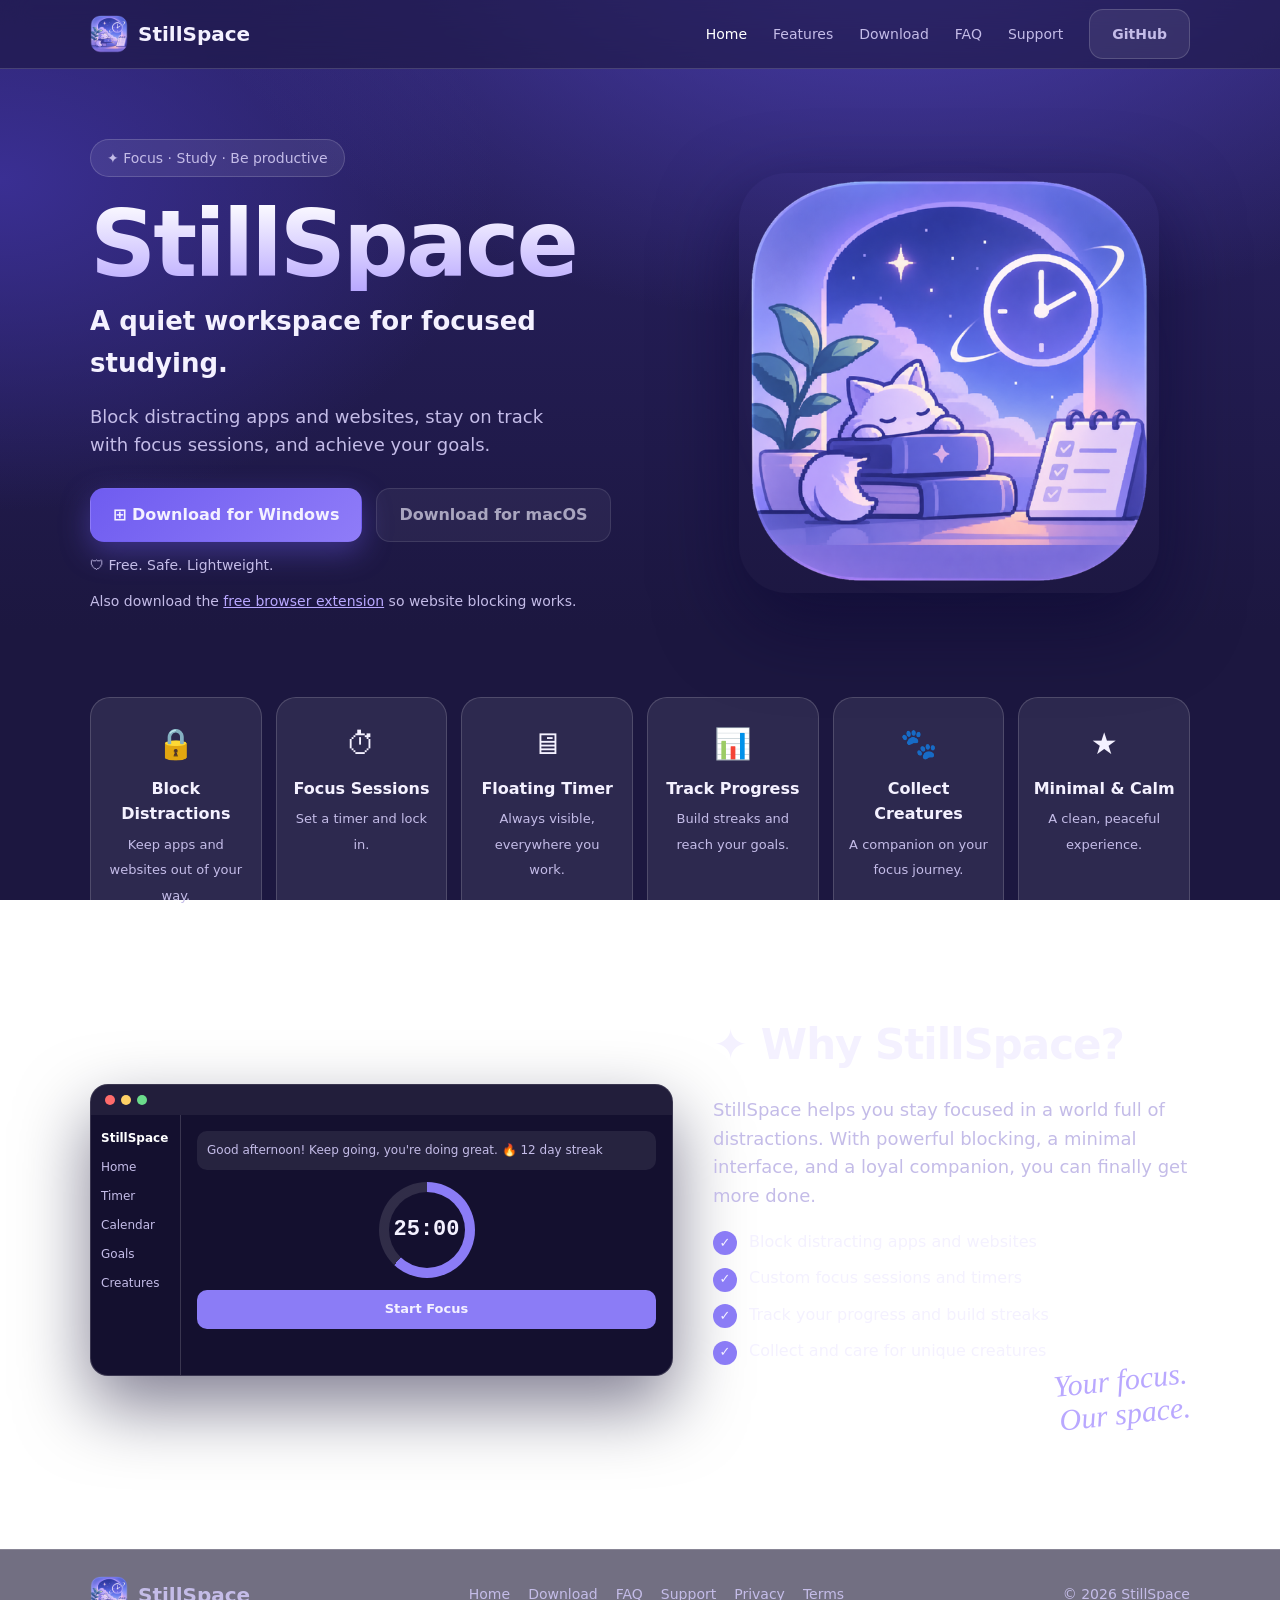
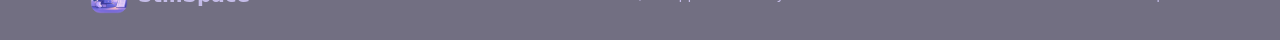
<file: index.html>
<!doctype html><html lang="en"><head><meta charset="utf-8"><meta name="viewport" content="width=device-width,initial-scale=1"><title>StillSpace – A quiet workspace for focused studying</title><meta name="description" content="StillSpace is a quiet workspace for focused studying. Block distractions, run focus sessions and collect creatures."><meta name="theme-color" content="#1c1740"><meta property="og:title" content="StillSpace"><meta property="og:description" content="A quiet workspace for focused studying."><meta property="og:image" content="assets/hero.png"><link rel="icon" href="assets/favicon.png"><link rel="stylesheet" href="styles.css"></head><body>
<header><div class="w"><a class="brand" href="index.html"><img src="assets/logo.png" alt="">StillSpace</a><nav><a href="index.html" class=on>Home</a><a href="index.html#features">Features</a><a href="download.html">Download</a><a href="faq.html">FAQ</a><a href="support.html">Support</a><a class="btn" id="gh" href="#" hidden>GitHub</a></nav></div></header><main class="w"><section class="hero"><div><span class="tag">✦ Focus · Study · Be productive</span><h1>StillSpace</h1><p class="lead">A quiet workspace for focused studying.</p><p class="sub">Block distracting apps and websites, stay on track with focus sessions, and achieve your goals.</p><div class="cta"><a class="btn p" data-dl="windows">⊞ Download for Windows</a><a class="btn" data-dl="macos"> Download for macOS</a></div><div class="free">🛡 Free. Safe. Lightweight.</div><p class="free">Also download the <a href="download.html#ext" style="text-decoration:underline;color:#b9a8ff">free browser extension</a> so website blocking works.</p></div><div class="art"><img src="assets/hero.png" alt="A sleepy cat resting on books beside a plant, clock and checklist" width="420" height="420"></div></section>
<section class="feats" id="features"><div class="f"><i>🔒</i><b>Block Distractions</b><span>Keep apps and websites out of your way.</span></div><div class="f"><i>⏱</i><b>Focus Sessions</b><span>Set a timer and lock in.</span></div><div class="f"><i>🖥</i><b>Floating Timer</b><span>Always visible, everywhere you work.</span></div><div class="f"><i>📊</i><b>Track Progress</b><span>Build streaks and reach your goals.</span></div><div class="f"><i>🐾</i><b>Collect Creatures</b><span>A companion on your focus journey.</span></div><div class="f"><i>★</i><b>Minimal &amp; Calm</b><span>A clean, peaceful experience.</span></div></section>
<section class="why"><div class="mock" aria-label="StillSpace app preview"><div class="bar"><i></i><i></i><i></i></div><div class="mb"><aside><b style="color:#fff">StillSpace</b><span>Home</span><span>Timer</span><span>Calendar</span><span>Goals</span><span>Creatures</span></aside><main><div class="mini">Good afternoon! Keep going, you're doing great. 🔥 12 day streak</div><div class="ring"><span>25:00</span></div><div class="pill">Start Focus</div></main></div></div>
<div><h2>✦ Why StillSpace?</h2><p class="sub">StillSpace helps you stay focused in a world full of distractions. With powerful blocking, a minimal interface, and a loyal companion, you can finally get more done.</p><ul class="checks"><li>Block distracting apps and websites</li><li>Custom focus sessions and timers</li><li>Track your progress and build streaks</li><li>Collect and care for unique creatures</li></ul><div class="sig">Your focus.<br>Our space.</div></div></section></main><footer><div class="w"><a class="brand" href="index.html"><img src="assets/logo.png" alt="">StillSpace</a><nav><a href="index.html">Home</a><a href="download.html">Download</a><a href="faq.html">FAQ</a><a href="support.html">Support</a><a href="privacy.html">Privacy</a><a href="terms.html">Terms</a></nav><span>© <span id="y"></span> StillSpace</span></div></footer><script src="config.js"></script><script src="site.js"></script></body></html>
</file>
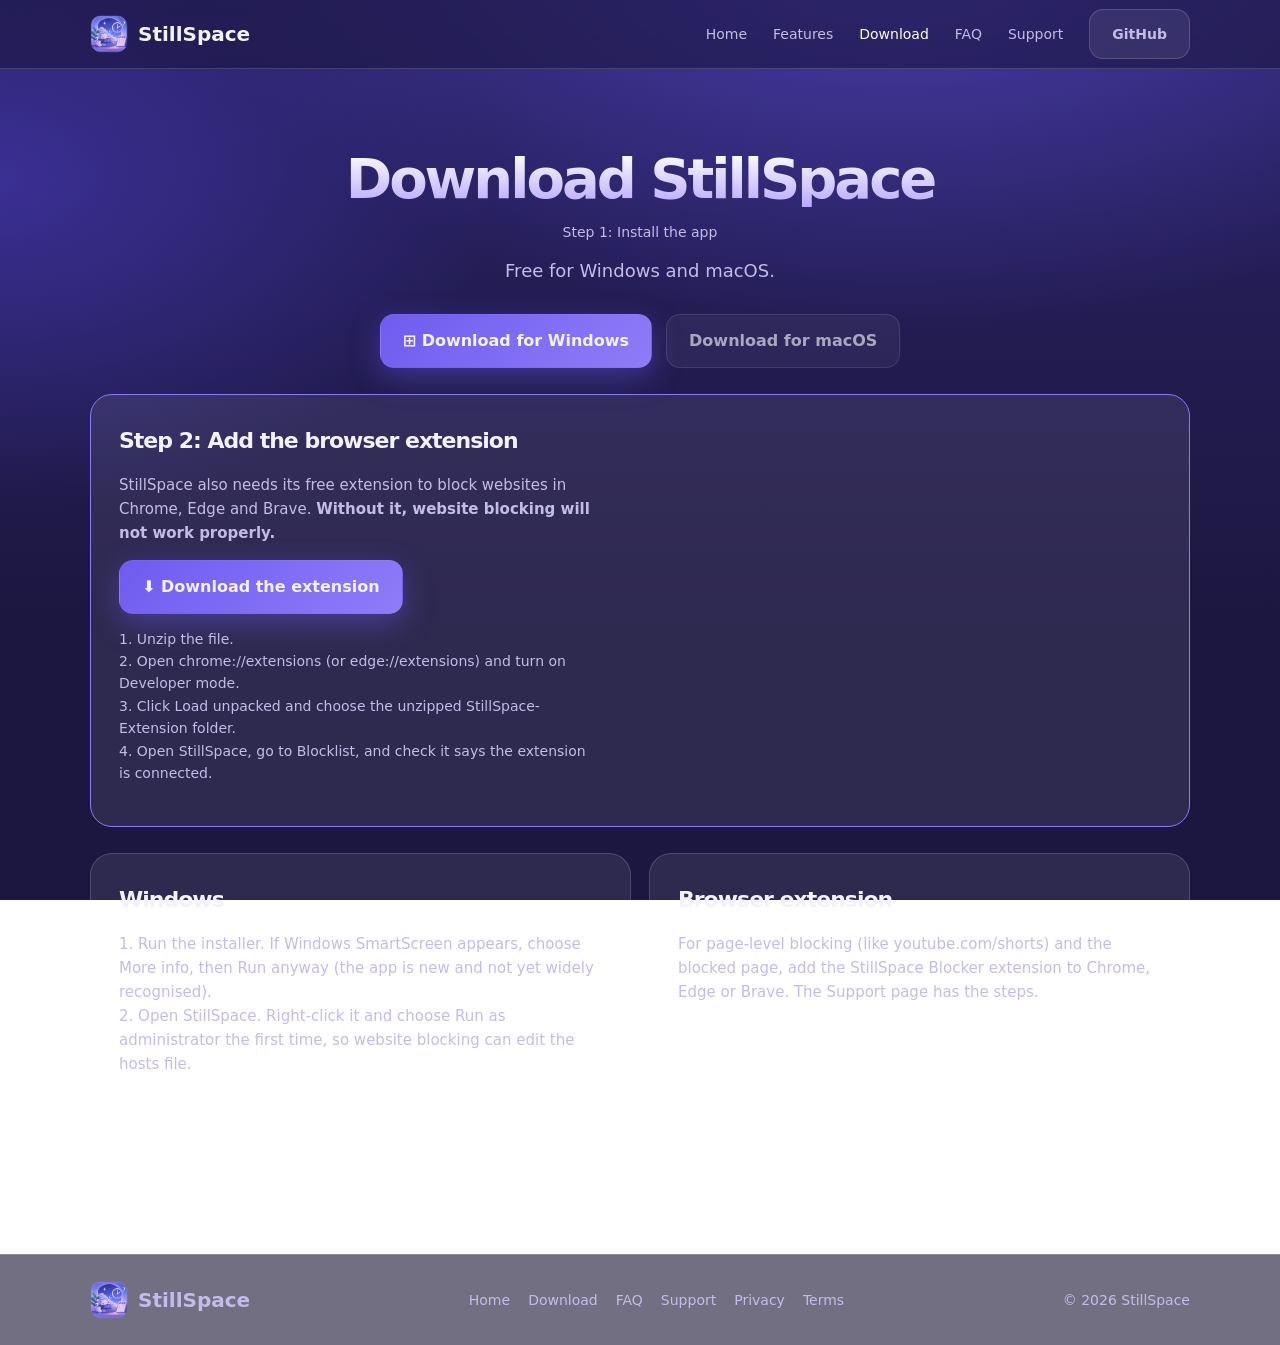
<file: download.html>
<!doctype html><html lang="en"><head><meta charset="utf-8"><meta name="viewport" content="width=device-width,initial-scale=1"><title>Download StillSpace</title><meta name="description" content="StillSpace is a quiet workspace for focused studying. Block distractions, run focus sessions and collect creatures."><meta name="theme-color" content="#1c1740"><meta property="og:title" content="StillSpace"><meta property="og:description" content="A quiet workspace for focused studying."><meta property="og:image" content="assets/hero.png"><link rel="icon" href="assets/favicon.png"><link rel="stylesheet" href="styles.css"></head><body>
<header><div class="w"><a class="brand" href="index.html"><img src="assets/logo.png" alt="">StillSpace</a><nav><a href="index.html">Home</a><a href="index.html#features">Features</a><a href="download.html" class=on>Download</a><a href="faq.html">FAQ</a><a href="support.html">Support</a><a class="btn" id="gh" href="#" hidden>GitHub</a></nav></div></header><main class="w band"><h1 style="font-size:56px">Download StillSpace</h1><p class="free">Step 1: Install the app</p><p class="sub" style="margin:auto">Free for Windows and macOS.</p><div class="cta" style="justify-content:center"><a class="btn p" data-dl="windows">⊞ Download for Windows</a><a class="btn" data-dl="macos"> Download for macOS</a></div><p class="free" id="dnote"></p><div id="ext" class="card" style="margin:26px 0;text-align:left;border-color:#8b7cf6"><h2 style="font-size:22px">Step 2: Add the browser extension</h2><p class="sub" style="font-size:15px">StillSpace also needs its free extension to block websites in Chrome, Edge and Brave. <b>Without it, website blocking will not work properly.</b></p><a class="btn p" href="downloads/StillSpace-Extension.zip" download>⬇ Download the extension</a><p class="sub" style="font-size:14px;margin-top:14px">1. Unzip the file.<br>2. Open chrome://extensions (or edge://extensions) and turn on Developer mode.<br>3. Click Load unpacked and choose the unzipped StillSpace-Extension folder.<br>4. Open StillSpace, go to Blocklist, and check it says the extension is connected.</p></div><div class="grid2" style="text-align:left"><div class="card"><h2 style="font-size:22px">Windows</h2><p class="sub" style="font-size:15px">1. Run the installer. If Windows SmartScreen appears, choose More info, then Run anyway (the app is new and not yet widely recognised).<br>2. Open StillSpace. Right-click it and choose Run as administrator the first time, so website blocking can edit the hosts file.</p></div><div class="card"><h2 style="font-size:22px">Browser extension</h2><p class="sub" style="font-size:15px">For page-level blocking (like youtube.com/shorts) and the blocked page, add the StillSpace Blocker extension to Chrome, Edge or Brave. The Support page has the steps.</p></div></div></main><footer><div class="w"><a class="brand" href="index.html"><img src="assets/logo.png" alt="">StillSpace</a><nav><a href="index.html">Home</a><a href="download.html">Download</a><a href="faq.html">FAQ</a><a href="support.html">Support</a><a href="privacy.html">Privacy</a><a href="terms.html">Terms</a></nav><span>© <span id="y"></span> StillSpace</span></div></footer><script src="config.js"></script><script src="site.js"></script></body></html>
</file>
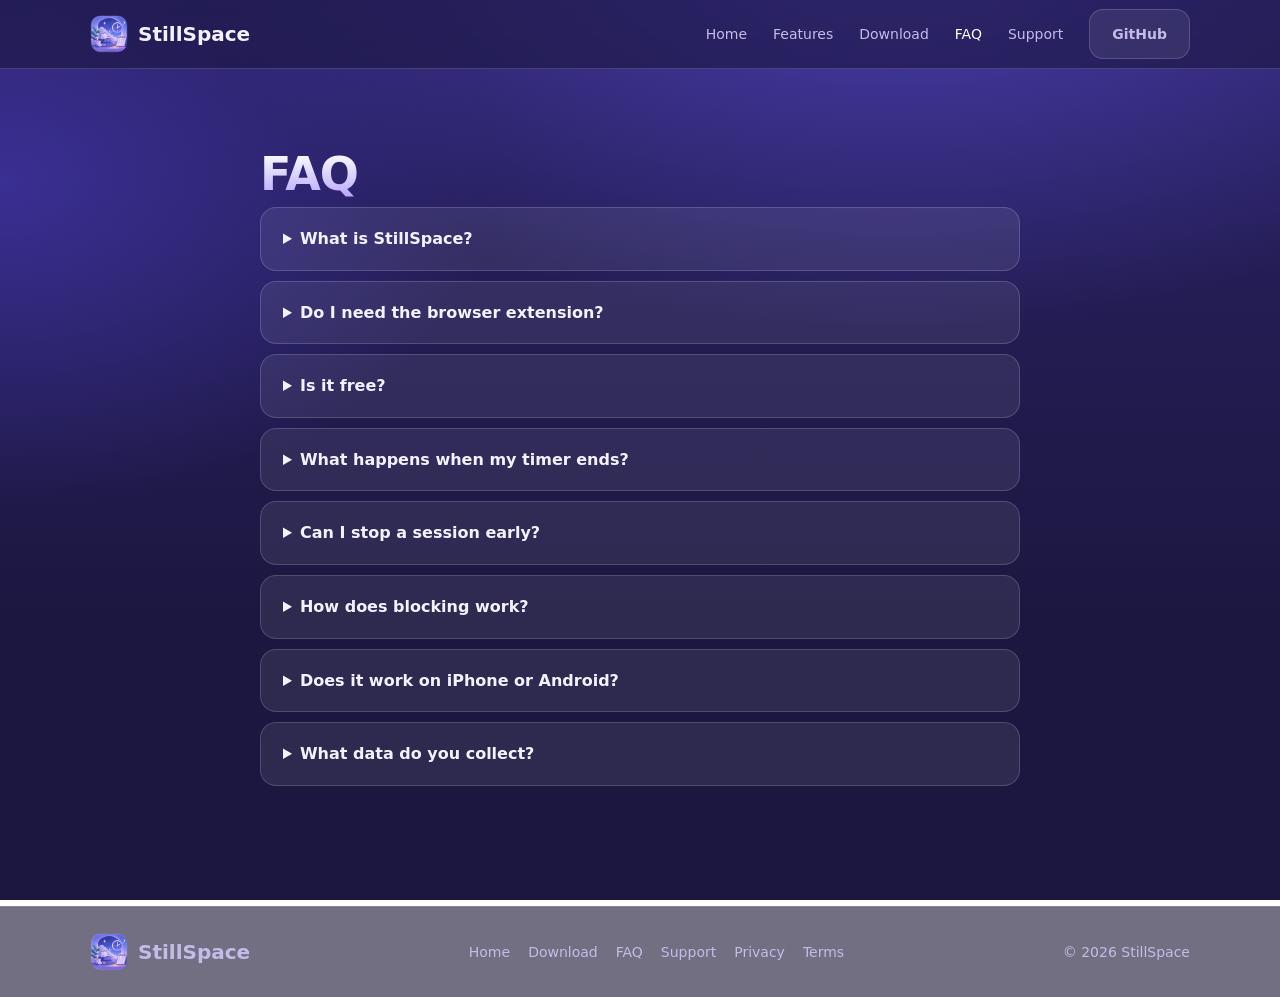
<file: faq.html>
<!doctype html><html lang="en"><head><meta charset="utf-8"><meta name="viewport" content="width=device-width,initial-scale=1"><title>StillSpace FAQ</title><meta name="description" content="StillSpace is a quiet workspace for focused studying. Block distractions, run focus sessions and collect creatures."><meta name="theme-color" content="#1c1740"><meta property="og:title" content="StillSpace"><meta property="og:description" content="A quiet workspace for focused studying."><meta property="og:image" content="assets/hero.png"><link rel="icon" href="assets/favicon.png"><link rel="stylesheet" href="styles.css"></head><body>
<header><div class="w"><a class="brand" href="index.html"><img src="assets/logo.png" alt="">StillSpace</a><nav><a href="index.html">Home</a><a href="index.html#features">Features</a><a href="download.html">Download</a><a href="faq.html" class=on>FAQ</a><a href="support.html">Support</a><a class="btn" id="gh" href="#" hidden>GitHub</a></nav></div></header><main class="w doc"><h1>FAQ</h1><details><summary>What is StillSpace?</summary><p>A desktop study app with focus sessions, website and app blocking, a planner, streaks and collectible creatures.</p></details><details><summary>Do I need the browser extension?</summary><p>Yes, for website blocking. Download it from the Download page and load it in Chrome, Edge or Brave. The app also reminds you and has an Open extension folder button on the Blocklist page.</p></details><details><summary>Is it free?</summary><p>Yes. StillSpace is free to download and use.</p></details><details><summary>What happens when my timer ends?</summary><p>Everything is unblocked automatically. There is no unlock code to remember.</p></details><details><summary>Can I stop a session early?</summary><p>Yes, through the emergency override, which asks you to type a passage by hand so quitting is a conscious choice.</p></details><details><summary>How does blocking work?</summary><p>StillSpace edits your hosts file for websites, closes blocked apps, and uses a browser extension for specific pages. Someone with admin rights can always bypass it, so it works best as a commitment tool.</p></details><details><summary>Does it work on iPhone or Android?</summary><p>Not yet. Windows and macOS only for now.</p></details><details><summary>What data do you collect?</summary><p>None. Your tasks and settings stay on your computer. See the Privacy page.</p></details></main><footer><div class="w"><a class="brand" href="index.html"><img src="assets/logo.png" alt="">StillSpace</a><nav><a href="index.html">Home</a><a href="download.html">Download</a><a href="faq.html">FAQ</a><a href="support.html">Support</a><a href="privacy.html">Privacy</a><a href="terms.html">Terms</a></nav><span>© <span id="y"></span> StillSpace</span></div></footer><script src="config.js"></script><script src="site.js"></script></body></html>
</file>
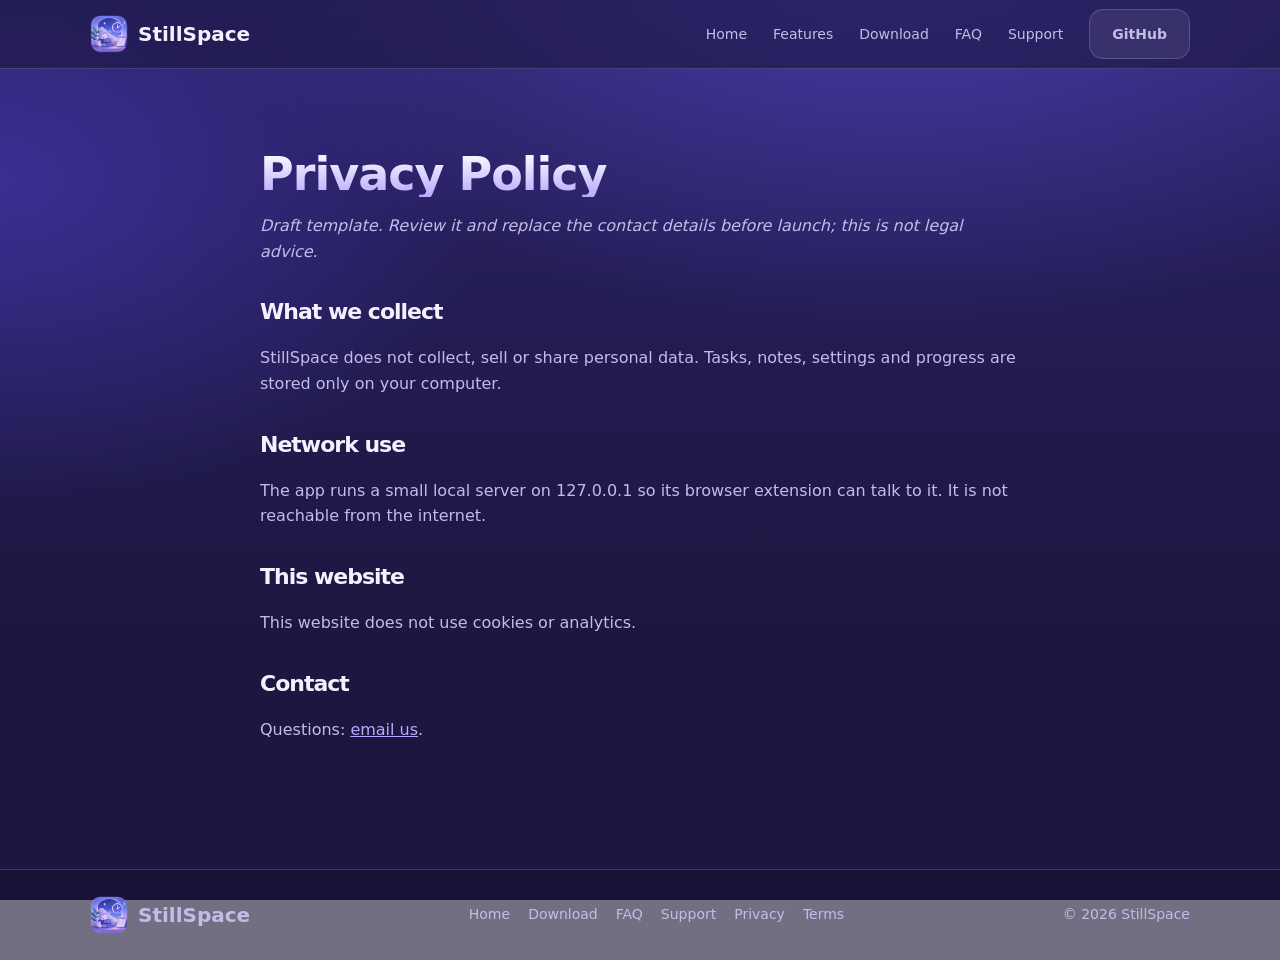
<file: privacy.html>
<!doctype html><html lang="en"><head><meta charset="utf-8"><meta name="viewport" content="width=device-width,initial-scale=1"><title>StillSpace Privacy Policy</title><meta name="description" content="StillSpace is a quiet workspace for focused studying. Block distractions, run focus sessions and collect creatures."><meta name="theme-color" content="#1c1740"><meta property="og:title" content="StillSpace"><meta property="og:description" content="A quiet workspace for focused studying."><meta property="og:image" content="assets/hero.png"><link rel="icon" href="assets/favicon.png"><link rel="stylesheet" href="styles.css"></head><body>
<header><div class="w"><a class="brand" href="index.html"><img src="assets/logo.png" alt="">StillSpace</a><nav><a href="index.html">Home</a><a href="index.html#features">Features</a><a href="download.html">Download</a><a href="faq.html">FAQ</a><a href="support.html">Support</a><a class="btn" id="gh" href="#" hidden>GitHub</a></nav></div></header><main class="w doc"><h1>Privacy Policy</h1><p><i>Draft template. Review it and replace the contact details before launch; this is not legal advice.</i></p><h2>What we collect</h2><p>StillSpace does not collect, sell or share personal data. Tasks, notes, settings and progress are stored only on your computer.</p><h2>Network use</h2><p>The app runs a small local server on 127.0.0.1 so its browser extension can talk to it. It is not reachable from the internet.</p><h2>This website</h2><p>This website does not use cookies or analytics.</p><h2>Contact</h2><p>Questions: <a id="em" href="#">email us</a>.</p></main><footer><div class="w"><a class="brand" href="index.html"><img src="assets/logo.png" alt="">StillSpace</a><nav><a href="index.html">Home</a><a href="download.html">Download</a><a href="faq.html">FAQ</a><a href="support.html">Support</a><a href="privacy.html">Privacy</a><a href="terms.html">Terms</a></nav><span>© <span id="y"></span> StillSpace</span></div></footer><script src="config.js"></script><script src="site.js"></script></body></html>
</file>
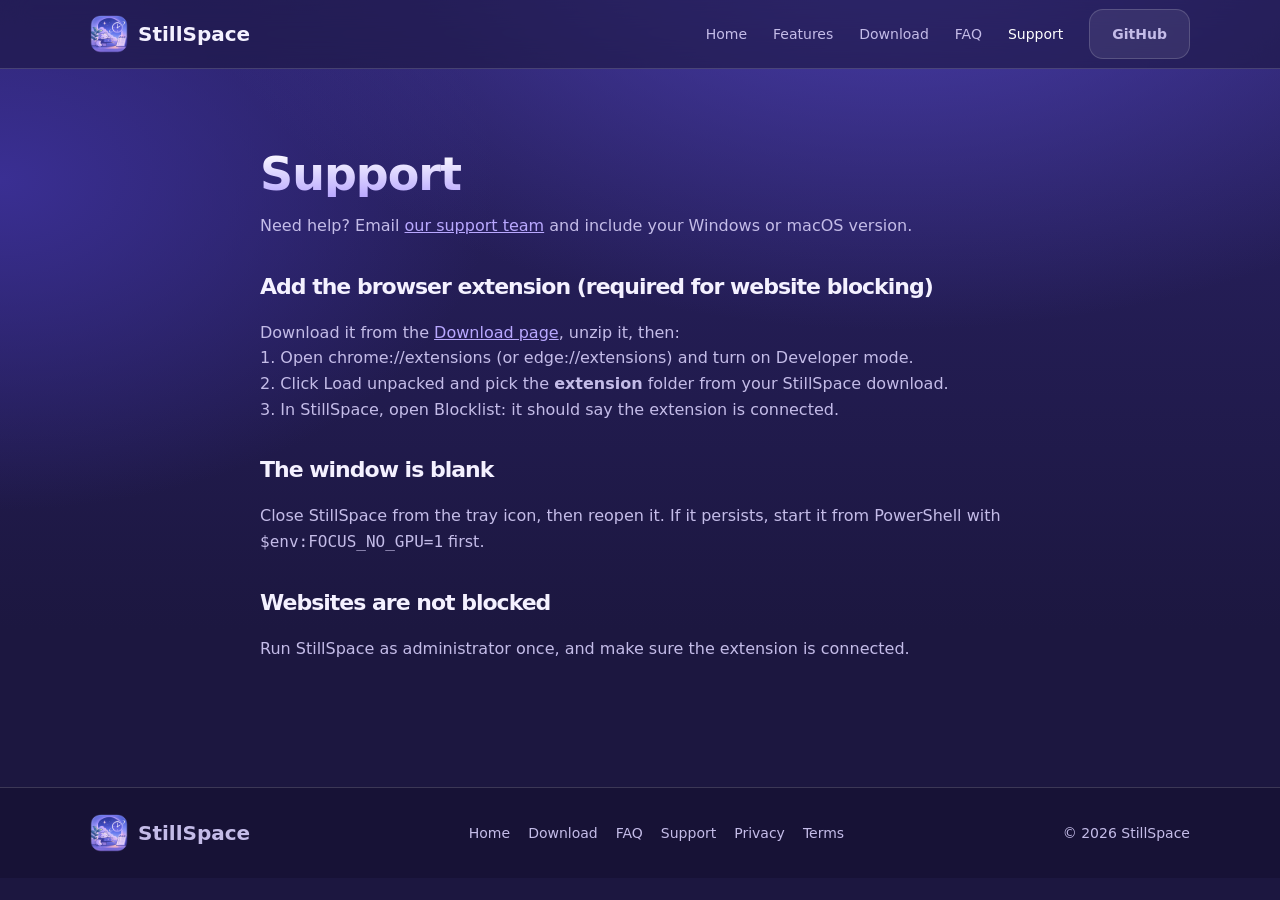
<file: support.html>
<!doctype html><html lang="en"><head><meta charset="utf-8"><meta name="viewport" content="width=device-width,initial-scale=1"><title>StillSpace Support</title><meta name="description" content="StillSpace is a quiet workspace for focused studying. Block distractions, run focus sessions and collect creatures."><meta name="theme-color" content="#1c1740"><meta property="og:title" content="StillSpace"><meta property="og:description" content="A quiet workspace for focused studying."><meta property="og:image" content="assets/hero.png"><link rel="icon" href="assets/favicon.png"><link rel="stylesheet" href="styles.css"></head><body>
<header><div class="w"><a class="brand" href="index.html"><img src="assets/logo.png" alt="">StillSpace</a><nav><a href="index.html">Home</a><a href="index.html#features">Features</a><a href="download.html">Download</a><a href="faq.html">FAQ</a><a href="support.html" class=on>Support</a><a class="btn" id="gh" href="#" hidden>GitHub</a></nav></div></header><main class="w doc"><h1>Support</h1><p>Need help? Email <a id="em" href="#">our support team</a> and include your Windows or macOS version.</p><h2>Add the browser extension (required for website blocking)</h2><p>Download it from the <a href="download.html#ext">Download page</a>, unzip it, then:<br>1. Open chrome://extensions (or edge://extensions) and turn on Developer mode.<br>2. Click Load unpacked and pick the <b>extension</b> folder from your StillSpace download.<br>3. In StillSpace, open Blocklist: it should say the extension is connected.</p><h2>The window is blank</h2><p>Close StillSpace from the tray icon, then reopen it. If it persists, start it from PowerShell with <code>$env:FOCUS_NO_GPU=1</code> first.</p><h2>Websites are not blocked</h2><p>Run StillSpace as administrator once, and make sure the extension is connected.</p></main><footer><div class="w"><a class="brand" href="index.html"><img src="assets/logo.png" alt="">StillSpace</a><nav><a href="index.html">Home</a><a href="download.html">Download</a><a href="faq.html">FAQ</a><a href="support.html">Support</a><a href="privacy.html">Privacy</a><a href="terms.html">Terms</a></nav><span>© <span id="y"></span> StillSpace</span></div></footer><script src="config.js"></script><script src="site.js"></script></body></html>
</file>
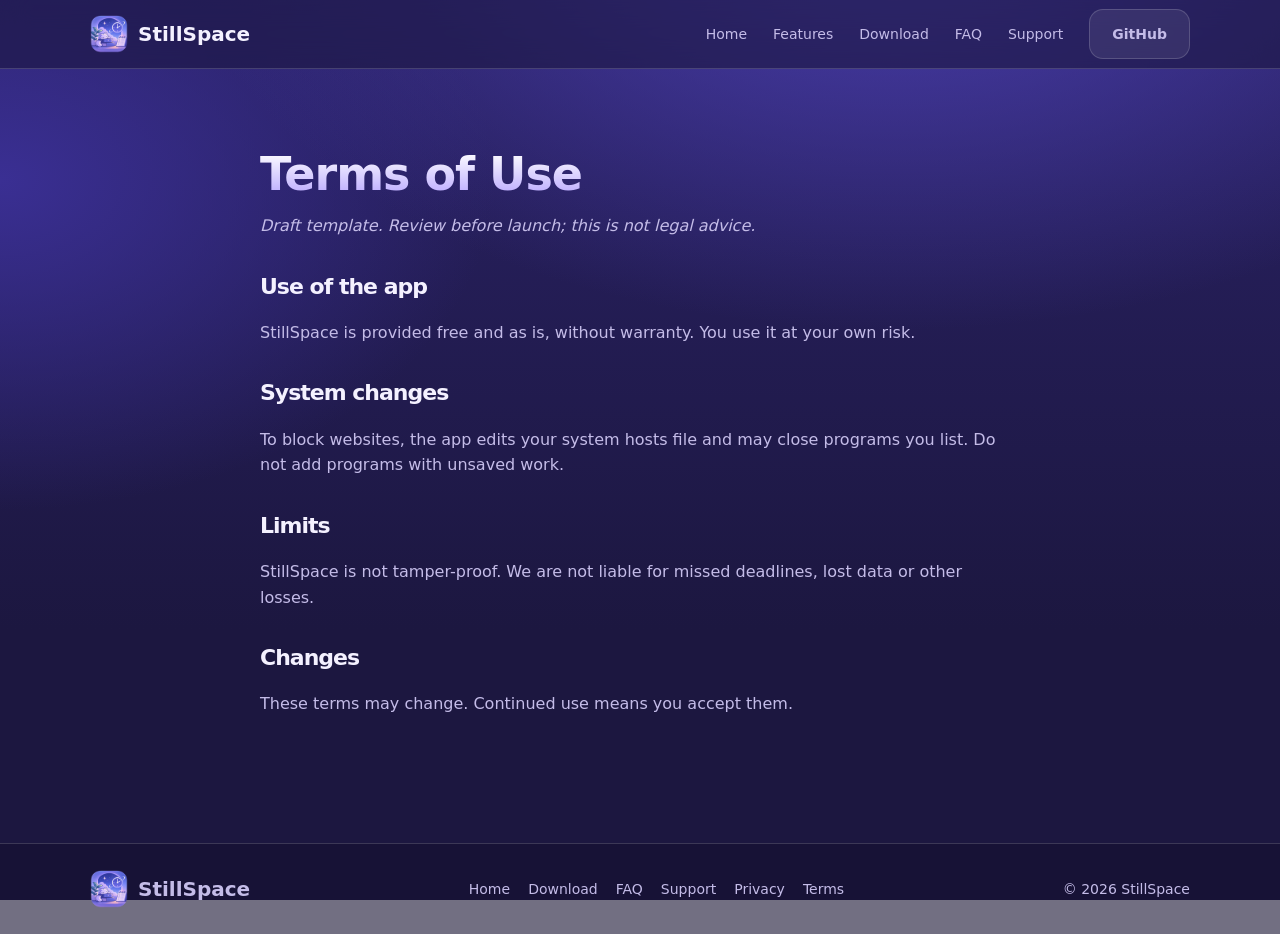
<file: terms.html>
<!doctype html><html lang="en"><head><meta charset="utf-8"><meta name="viewport" content="width=device-width,initial-scale=1"><title>StillSpace Terms of Use</title><meta name="description" content="StillSpace is a quiet workspace for focused studying. Block distractions, run focus sessions and collect creatures."><meta name="theme-color" content="#1c1740"><meta property="og:title" content="StillSpace"><meta property="og:description" content="A quiet workspace for focused studying."><meta property="og:image" content="assets/hero.png"><link rel="icon" href="assets/favicon.png"><link rel="stylesheet" href="styles.css"></head><body>
<header><div class="w"><a class="brand" href="index.html"><img src="assets/logo.png" alt="">StillSpace</a><nav><a href="index.html">Home</a><a href="index.html#features">Features</a><a href="download.html">Download</a><a href="faq.html">FAQ</a><a href="support.html">Support</a><a class="btn" id="gh" href="#" hidden>GitHub</a></nav></div></header><main class="w doc"><h1>Terms of Use</h1><p><i>Draft template. Review before launch; this is not legal advice.</i></p><h2>Use of the app</h2><p>StillSpace is provided free and as is, without warranty. You use it at your own risk.</p><h2>System changes</h2><p>To block websites, the app edits your system hosts file and may close programs you list. Do not add programs with unsaved work.</p><h2>Limits</h2><p>StillSpace is not tamper-proof. We are not liable for missed deadlines, lost data or other losses.</p><h2>Changes</h2><p>These terms may change. Continued use means you accept them.</p></main><footer><div class="w"><a class="brand" href="index.html"><img src="assets/logo.png" alt="">StillSpace</a><nav><a href="index.html">Home</a><a href="download.html">Download</a><a href="faq.html">FAQ</a><a href="support.html">Support</a><a href="privacy.html">Privacy</a><a href="terms.html">Terms</a></nav><span>© <span id="y"></span> StillSpace</span></div></footer><script src="config.js"></script><script src="site.js"></script></body></html>
</file>
<file: styles.css>
:root{--bg:#1c1740;--bg2:#2a2266;--ink:#f4f1ff;--mut:#c4bce8;--a:#8b7cf6;--a2:#b9a8ff;--card:rgba(255,255,255,.08);--line:rgba(255,255,255,.16)}
*{box-sizing:border-box}html{scroll-behavior:smooth;scroll-padding-top:80px}
body{margin:0;font:16px/1.6 system-ui,-apple-system,"Segoe UI",sans-serif;color:var(--ink);background:radial-gradient(1200px 700px at 70% -10%,#4b3fb0 0,transparent 60%),radial-gradient(900px 600px at 0 20%,#3a2f93 0,transparent 55%),linear-gradient(var(--bg2),var(--bg) 70%);background-attachment:fixed}
a{color:inherit;text-decoration:none}.w{width:min(1100px,calc(100% - 40px));margin:auto}
header{position:sticky;top:0;z-index:9;backdrop-filter:blur(14px);background:rgba(28,23,64,.6);border-bottom:1px solid var(--line)}
header .w{display:flex;align-items:center;justify-content:space-between;height:68px}
.brand{display:flex;align-items:center;gap:10px;font-weight:700;font-size:20px}.brand img{width:38px;height:38px;border-radius:10px}
nav{display:flex;gap:26px;align-items:center;font-size:14px;color:var(--mut)}nav a:hover,nav a.on{color:#fff}
.btn{display:inline-flex;align-items:center;gap:10px;padding:13px 22px;border-radius:14px;font-weight:600;border:1px solid var(--line);background:var(--card);transition:.2s}
.btn:hover{transform:translateY(-2px);border-color:var(--a2)}.btn.p{background:linear-gradient(135deg,#6f5cf0,#8f7cf8);border-color:transparent;box-shadow:0 10px 30px rgba(111,92,240,.4)}
.btn[aria-disabled=true]{opacity:.65;cursor:not-allowed}
.hero{display:grid;grid-template-columns:1.1fr .9fr;gap:30px;align-items:center;padding:70px 0 40px}
.tag{display:inline-block;padding:7px 16px;border-radius:99px;border:1px solid var(--line);background:var(--card);font-size:14px;color:var(--mut)}
h1{font-size:clamp(52px,8vw,92px);line-height:1;margin:22px 0 10px;letter-spacing:-3px;background:linear-gradient(#fff,#b9a8ff);-webkit-background-clip:text;background-clip:text;color:transparent}
.lead{font-size:26px;font-weight:600;margin:0 0 12px}.sub{color:var(--mut);max-width:480px;font-size:18px}
.cta{display:flex;gap:14px;flex-wrap:wrap;margin:28px 0 12px}.free{color:var(--mut);font-size:14px}
.art{position:relative;display:grid;place-items:center}.art:before{content:"";position:absolute;width:85%;aspect-ratio:1;border-radius:50%;background:radial-gradient(#a08cff88,transparent 68%);filter:blur(20px)}
.art img{position:relative;width:min(420px,90%);border-radius:48px;box-shadow:0 30px 80px rgba(10,5,50,.55);animation:fl 6s ease-in-out infinite}
@keyframes fl{50%{transform:translateY(-12px)}}@media(prefers-reduced-motion:reduce){.art img{animation:none}}
.feats{display:grid;grid-template-columns:repeat(6,1fr);gap:14px;margin:30px 0}
.f{padding:22px 14px;text-align:center;border-radius:20px;background:var(--card);border:1px solid var(--line)}.f i{font-style:normal;font-size:30px;display:block}.f b{display:block;margin:8px 0 4px}.f span{font-size:13px;color:var(--mut)}
.why{display:grid;grid-template-columns:1.1fr .9fr;gap:40px;align-items:center;padding:50px 0}
h2{font-size:clamp(30px,4vw,42px);margin:0 0 14px;letter-spacing:-1px}.checks{list-style:none;padding:0;display:grid;gap:10px}.checks li:before{content:"✓";display:inline-grid;place-items:center;width:24px;height:24px;margin-right:12px;border-radius:50%;background:var(--a);font-size:13px}
.mock{border-radius:18px;border:1px solid var(--line);background:#14102f;overflow:hidden;box-shadow:0 30px 70px rgba(5,2,40,.5)}
.mock .bar{display:flex;gap:6px;padding:10px 14px;background:rgba(255,255,255,.06)}.mock .bar i{width:10px;height:10px;border-radius:50%;background:#ff6b6b}.mock .bar i:nth-child(2){background:#ffd166}.mock .bar i:nth-child(3){background:#6bdc8b}
.mb{display:grid;grid-template-columns:90px 1fr;min-height:260px}.mb aside{padding:14px 10px;font-size:12px;color:var(--mut);border-right:1px solid var(--line);display:grid;gap:10px;align-content:start}
.mb main{padding:16px;display:grid;gap:12px;align-content:start}.ring{width:96px;height:96px;border-radius:50%;margin:auto;display:grid;place-items:center;font:700 22px monospace;background:conic-gradient(var(--a) 0 62%,rgba(255,255,255,.12) 0)}.ring span{width:76px;height:76px;border-radius:50%;background:#14102f;display:grid;place-items:center}
.pill{padding:9px;text-align:center;border-radius:10px;background:var(--a);font-size:13px;font-weight:600}.mini{padding:10px;border-radius:10px;background:var(--card);font-size:12px;color:var(--mut)}
.sig{font:italic 30px Georgia,serif;color:var(--a2);transform:rotate(-6deg);text-align:right}
.band{padding:60px 0;text-align:center}.card{padding:28px;border-radius:22px;background:var(--card);border:1px solid var(--line)}
.grid2{display:grid;grid-template-columns:1fr 1fr;gap:18px;margin:24px 0}
details{padding:18px 22px;margin:10px 0;border-radius:16px;background:var(--card);border:1px solid var(--line)}summary{cursor:pointer;font-weight:600}details p{color:var(--mut);margin:10px 0 0}
.doc{padding:60px 0;max-width:760px}.doc h1{font-size:46px;letter-spacing:-1px}.doc h2{font-size:22px;margin-top:30px}.doc p,.doc li{color:var(--mut)}.doc a{color:var(--a2);text-decoration:underline}
footer{border-top:1px solid var(--line);margin-top:50px;padding:26px 0;background:rgba(20,16,47,.6)}footer .w{display:flex;justify-content:space-between;align-items:center;gap:16px;flex-wrap:wrap;font-size:14px;color:var(--mut)}footer nav{gap:18px;flex-wrap:wrap}
@media(max-width:860px){.hero,.why,.grid2{grid-template-columns:1fr}.feats{grid-template-columns:repeat(2,1fr)}nav a:not(.btn){display:none}.art{order:-1}}
</file>
